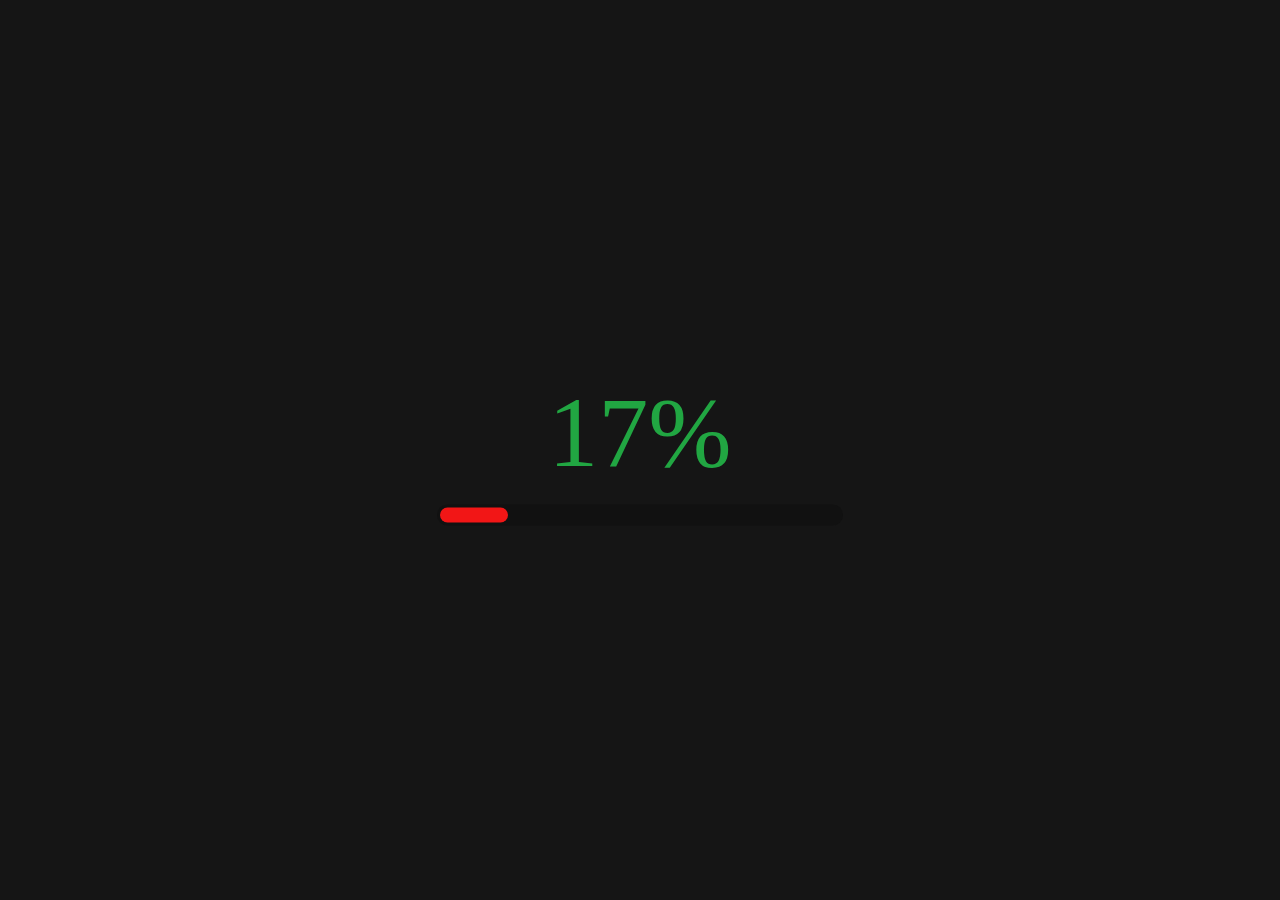
<file: index.html>
<!DOCTYPE html>
<html lang="en" dir="ltr">
  <head>
    <meta charset="utf-8">
    <title>Quetzal Challegue</title>
    <link rel="stylesheet" href="/css/tiempo.css">
  </head>
  <body>
    <div class="loading">
      <div class="percent">100%</div>
       <label class="text">Completed!</label>
      <div class="progress-bar">
        <div class="progress"></div>
      </div>
    </div>
    <script src="/js/tiempo.js"></script>
  </body>
</html>
</file>
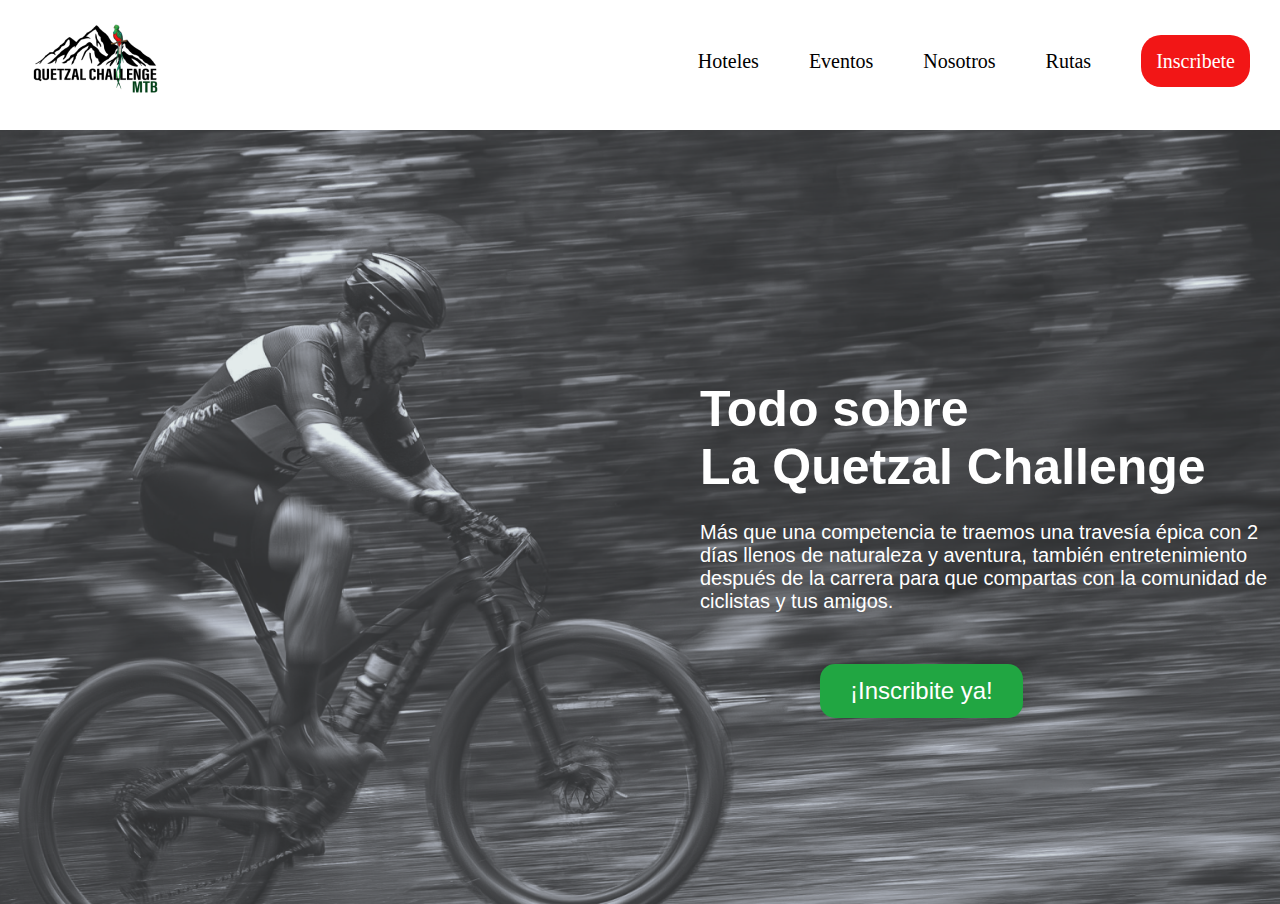
<file: nosotros.html>
<!DOCTYPE html>
<html lang="en">
<head>
    <meta charset="UTF-8">
    <meta name="viewport" content="width=device-width, initial-scale=1.0">
    <title>Quetzal Challegue-nosotros</title>
    <link rel="stylesheet" href="/css/nosotros.css">
</head>
<body>


    <div class="container">


        <div class="menu">

            <a href="index.html" class="logo"><img src="imgbanner/logo Quetzal Challegue 1.jpg" alt=""></a>
            <input type="checkbox" id="menu"/>
            <label for="menu">
                <img src="imgbanner/menu.png" class="menu-icono" alt="burger">
            </label>

            <nav class="navbar">
                <ul>
                    <li><a href="Hoteles .html">Hoteles</a></li>
                    <li><a href="EVENTOS.html">Eventos</a></li>
                    <li><a href="nosotros.html">Nosotros</a></li>
                    <li><a href="#">Rutas</a</li>
                    <li><a href="#" class="btn-barra">Inscribete</a></li>
                </ul>
            </nav>
        </div>
    </div>


    <div class="header-content">
        <div class="header-txt">
            <h1>Todo sobre <br>La Quetzal Challenge  
                </h1>
                <p> Más que una competencia te traemos una travesía épica con 2 <br>
                    días llenos de naturaleza y aventura, también entretenimiento <br>
                    después de la carrera para que compartas con la comunidad de <br>
                    ciclistas y tus amigos.
                </p>
                <a href="#" class="btn-prin">¡Inscribite ya!</a>
        </div>
    </div>
</header>

</body>
</html>
</file>
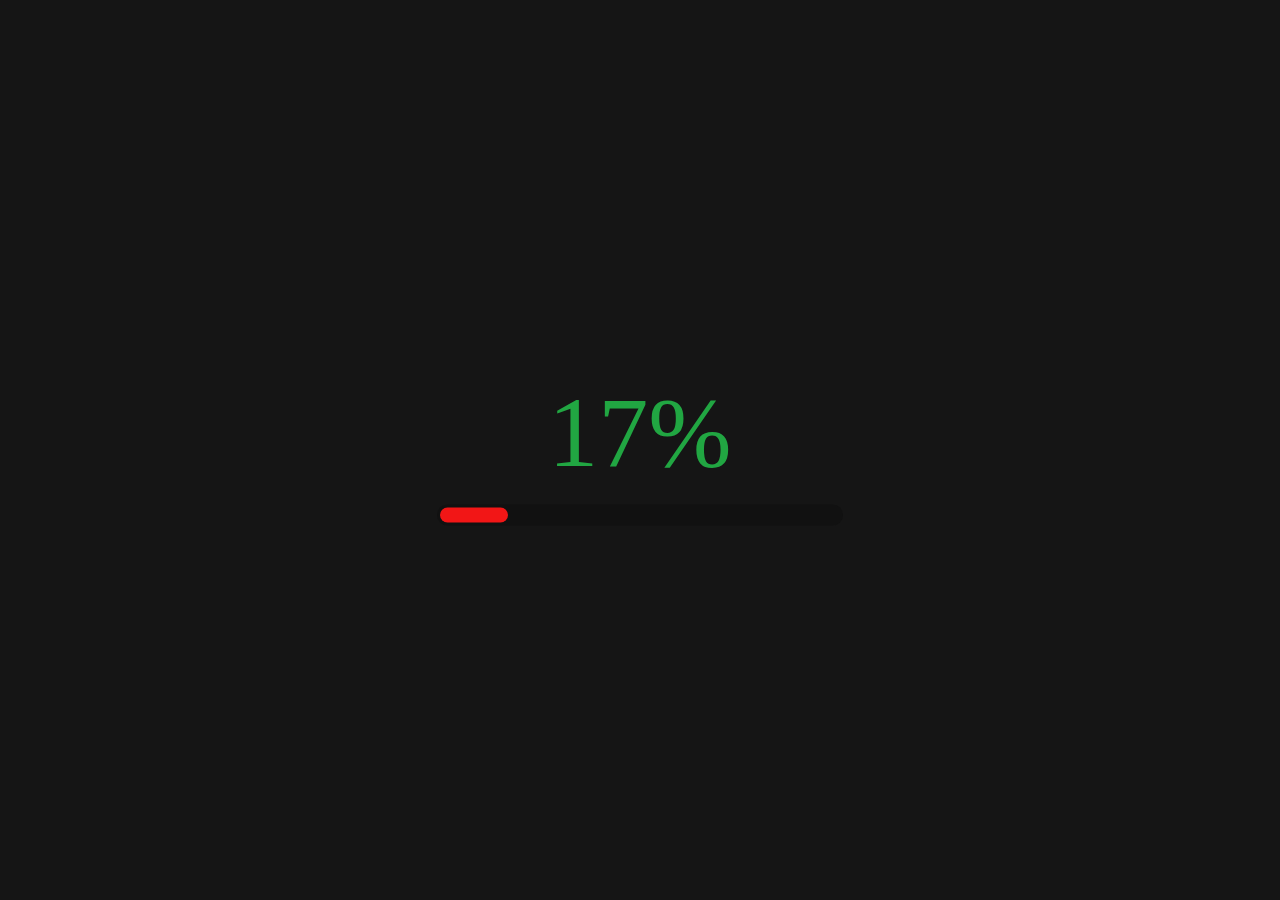
<file: tiempo.html>
<!DOCTYPE html>
<html lang="en" dir="ltr">
  <head>
    <meta charset="utf-8">
    <title>Loading Animation</title>
    <link rel="stylesheet" href="/css/tiempo.css">
  </head>
  <body>
    <div class="loading">
      <div class="percent">100%</div>
       <label class="text">Completed!</label>
      <div class="progress-bar">
        <div class="progress"></div>
      </div>
    </div>
    <script src="/js/tiempo.js"></script>
  </body>
</html>
</file>
<file: css/tiempo.css>
*{
    margin: 0;
    padding: 0;
  }
  body{
    font-family: 'Roboto';
    background: #151515;
  }
  .loading{
    position: absolute;
    top: 50%;
    left: 50%;
    transform: translate(-50%, -50%);
  }
  .percent{
    color: #21A642;
    font-size: 100px;
    font-weight: 400;
    text-align: center;
    margin-bottom: 15px;
  }
  .progress-bar{
    width: 406px;
    height: 21px;
    background: #111;
    border-radius: 13px;
    padding: 3px;
    box-sizing: border-box;
  }
  .progress{
    width: 10px;
    height: 15px;
    background: #F21616;
    border-radius: 13px;
  }
  .text{
    position: absolute;
    left: 160px;
    color: white;
    font-size: 15px;
    letter-spacing: 1px;
    line-height: 21px;
    display: none;
  }
  .text-blink{
    animation: animate .90s ease-in-out .90s;
  }
  @keyframes animate {
    0%{
      opacity: 1;
    }
    50%{
      opacity: 0.2;
    }
    100%{
      opacity: 1;
    }
  }
</file>
<file: css/nosotros.css>
@import url('https://fonts.googleapis.com/css2?family=Inter:wght@100..900&display=swap');

*{
    margin: 0;
    padding: 0;
    text-decoration: none;
    list-style: none;
}

html{
    overflow-x: hidden;
}


.centrado{
    height: 100vh;
    display: flex;
    background-color: #000000;
    justify-content: center;
    align-items: center;
}



.loader {
    width: 106px;
    height: 56px;
    display: block;
    margin: 30px auto;
    background-image: linear-gradient(#e1e1e1 50px, transparent 0), linear-gradient(#e1e1e1 50px, transparent 0), linear-gradient(#e1e1e1 50px, transparent 0), linear-gradient(#e1e1e1 50px, transparent 0), radial-gradient(circle 14px, #e1e1e1 100%, transparent 0);
    background-size: 48px 15px , 15px 35px, 15px 35px, 25px 15px, 28px 28px;
    background-position: 25px 5px, 58px 20px, 25px 17px, 2px 37px, 76px 0px;
    background-repeat: no-repeat;
    position: relative;
    transform: rotate(-45deg);
    box-sizing: border-box;
}

.loader::after,
.loader::before {
    content: '';
    position: absolute;
    width: 56px;
    height: 56px;
    border: 6px solid #e1e1e1;
    border-radius: 50%;
    left: -45px;
    top: -10px;
    background-repeat: no-repeat;
    background-image: linear-gradient(#e1e1e1 64px, transparent 0), linear-gradient(#e1e1e1 66px, transparent 0), radial-gradient(circle 4px, #e1e1e1 100%, transparent 0);
    background-size: 40px 1px , 1px 40px, 8px 8px;
    background-position: center center;
    box-sizing: border-box;
    animation: bike 0.3s linear infinite;
}

.loader::before {
    left: 25px;
    top: 60px;
}

@keyframes bike {
    0% {
    transform: rotate(0deg);
    }

    100% {
    transform: rotate(360deg);
    }
} 






.img{
    max-width: 100%;
}



.container{
    background-color: #ffffff;
    width: 100vw;
}

.logo{
    padding-left: 25px;
}

.menu{
    display: flex;
    justify-content: space-between;
    padding: 20px 0;
}

.navbar ul{
    display: flex;
    align-items: center;
}

.navbar ul li{
    padding: 0 20px;
    font-size: 20px;
    margin-top: 30px;
    margin-right: 10px;
}

.navbar ul li a {
    color: black;
    background-color: transparent;
}

.navbar ul li a:hover{
    color: #dd5151;
}

.navbar .btn-barra{
    color: #fff;
    background-color:#F21616;
    background-size: cover;
    border-radius: 20px;
    padding: 15px;
}

.navbar .btn-barra:hover{
    background-image: linear-gradient(225deg, #fc7777 0, #fc7777 50%, #fc7777 100%);
    color: #fff;
}
#menu{
    display: none;
}

.menu-icono{
    width: 50px;
}

.menu label{
    cursor: pointer;
    display: none;
}







.header-content{
    display: flex;
}

.header-txt{
    flex-basis: 50%;
    padding-left: 700px;
    flex-wrap: wrap;
    font-family: "Saira Extra Condensed", sans-serif;
    font-weight: 200;
    font-style: normal;
    font-size: 40px;
}

.header-txt h1{
    font-size: 50px;
    font-weight: 600;
    margin-top: 250px;
    color: #fff;
}

.header-txt p{
    font-size: 20px;
    color: #c1c1c1;
    margin-bottom: 50px;
    padding-top: 25px;
    color: #fff;
}

.btn-prin{
    display: inline-block;
    padding: 13px 30px;
    background: #21A642;
    color: #ffff;
    font-size: 18px;
    border-radius: 15px;
    box-shadow: 0 0 20px rgb(0, 0, 0, 0.2);
    margin-left: 120px;
    font-family: "Saira Extra Condensed", sans-serif;
    font-weight: 200;
    font-style: normal;
    font-size: 1.5rem;
}

.btn-prin:hover{
    background: #ffff;
    color: #21A642;
    box-shadow: 0 0 20px rgb(0, 0, 0, 0.2);
}

.header-content{
    background: url(/nosotrosimg/banner.png) no-repeat;
    height: 86vh;
    display: flex;     
    background-size:cover;
    background-position: center;
    max-width: 100%;
}


.texto-dos{
    padding-left: 80px;
    margin-top: 40px;
    font-size: 30px;
    font-family: "Saira Extra Condensed", sans-serif;
    font-weight: 200;
    font-style: normal;
}

.texto{
    padding-left: 120px;
    margin-top: 40px;
    font-size: 30px;
    font-family: "Saira Extra Condensed", sans-serif;
    font-weight: 200;
    font-style: normal;
}
</file>
